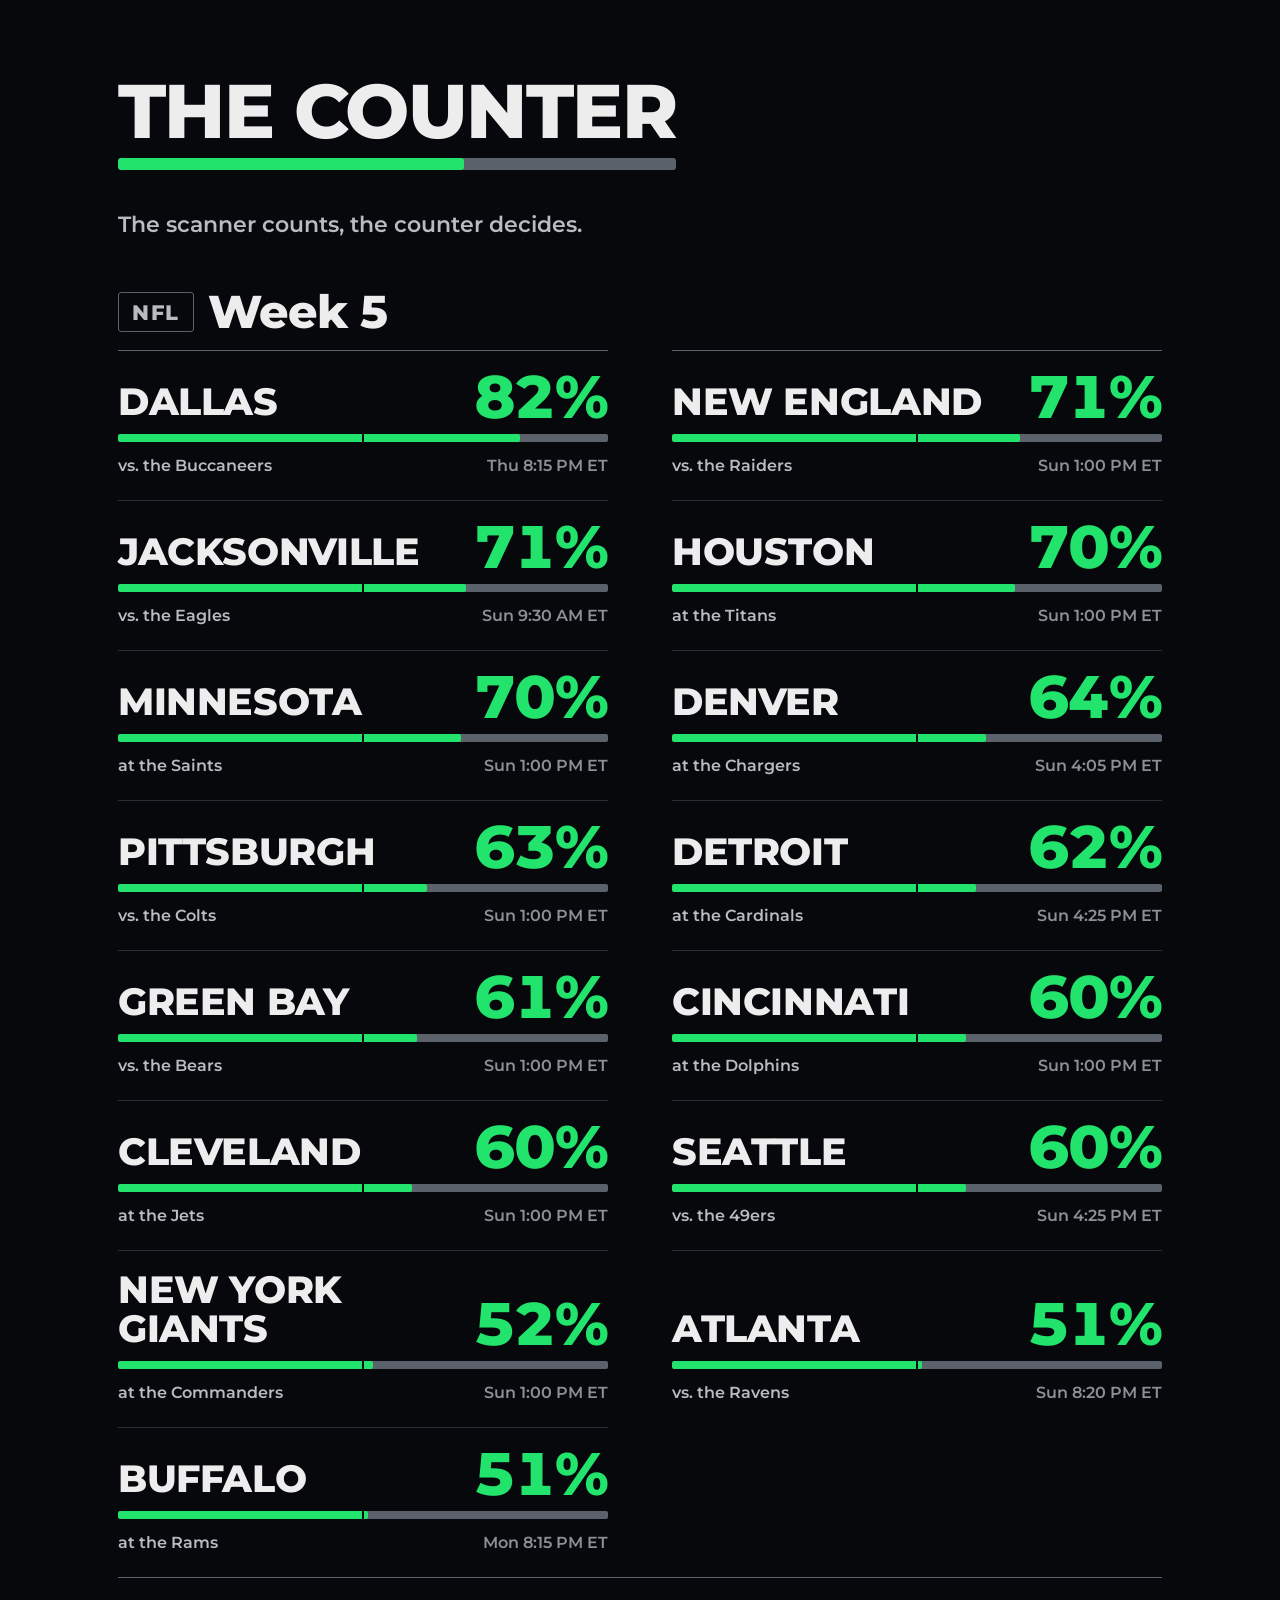
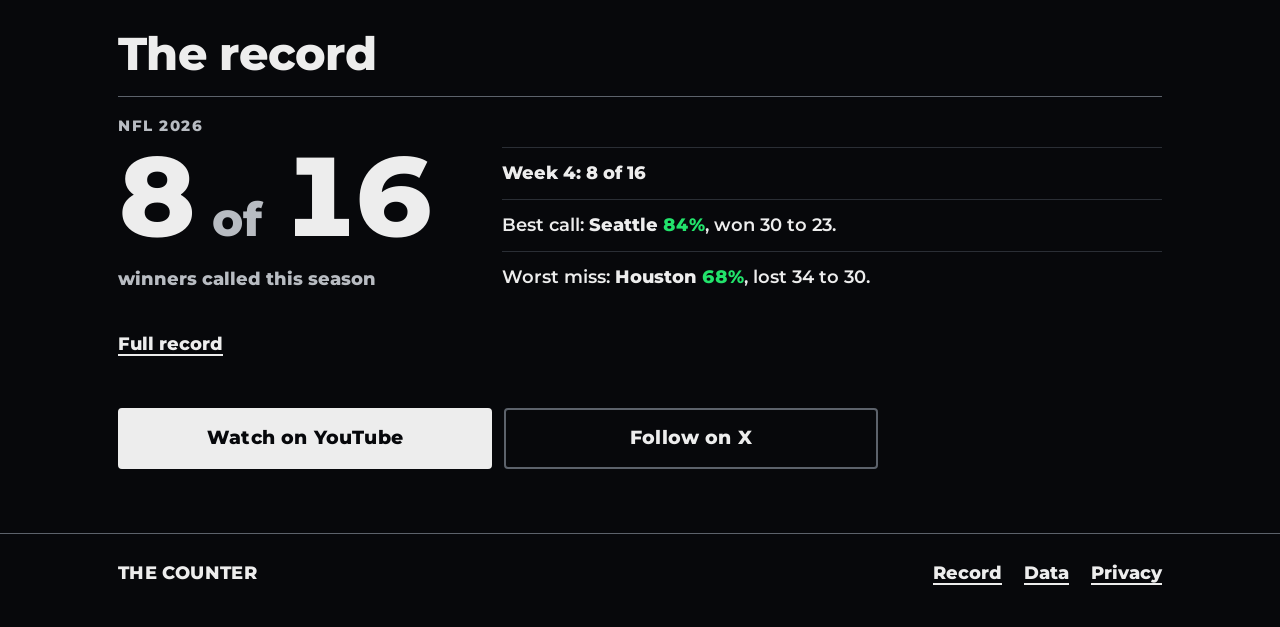
<file: index.html>
<!doctype html>
<html lang="en">
<head>
<meta charset="utf-8">
<meta name="viewport" content="width=device-width, initial-scale=1">
<title>The Counter</title>
<meta name="description" content="The scanner counts, the counter decides.">
<link rel="canonical" href="https://counterdecides.github.io/">
<meta name="color-scheme" content="dark">
<meta name="theme-color" content="#07080b">
<meta property="og:type" content="website">
<meta property="og:site_name" content="The Counter">
<meta property="og:title" content="The Counter">
<meta property="og:description" content="The scanner counts, the counter decides.">
<meta property="og:url" content="https://counterdecides.github.io/">
<meta property="og:image" content="https://counterdecides.github.io/og.png">
<meta property="og:image:width" content="1200">
<meta property="og:image:height" content="630">
<meta property="og:image:alt" content="The Counter: The scanner counts, the counter decides.">
<meta name="twitter:card" content="summary_large_image">
<meta name="twitter:site" content="@CounterDecides">
<link rel="icon" href="favicon.svg" type="image/svg+xml">
<link rel="icon" href="favicon-32.png" sizes="32x32" type="image/png">
<link rel="apple-touch-icon" href="apple-touch-icon.png">
<link rel="stylesheet" href="site.css">
</head>
<body>
<a class="skip" href="#main">Skip to the content</a>
<header class="masthead"><div class="wrap">
<h1 class="brand"><span class="wordmark">The Counter</span><span class="mark" aria-hidden="true"><span class="fill" style="--p:62%"></span></span></h1>
<p class="slogan">The scanner counts, the counter decides.</p>
</div></header>
<main id="main">
<section class="week" aria-labelledby="week-nfl"><div class="wrap">
<h2 class="head" id="week-nfl"><span class="chip">NFL</span> Week 5</h2>
<ol class="picks">
<li class="pick">
<p class="pick-line"><span class="team">Dallas</span> <span class="pct">82%</span></p>
<div class="meter" aria-hidden="true"><span class="fill" style="--p:82%;--i:0"></span></div>
<p class="pick-meta"><span class="opp">vs. the Buccaneers</span> <span class="when">Thu 8:15 PM ET</span></p>
</li>
<li class="pick">
<p class="pick-line"><span class="team">New England</span> <span class="pct">71%</span></p>
<div class="meter" aria-hidden="true"><span class="fill" style="--p:71%;--i:1"></span></div>
<p class="pick-meta"><span class="opp">vs. the Raiders</span> <span class="when">Sun 1:00 PM ET</span></p>
</li>
<li class="pick">
<p class="pick-line"><span class="team">Jacksonville</span> <span class="pct">71%</span></p>
<div class="meter" aria-hidden="true"><span class="fill" style="--p:71%;--i:2"></span></div>
<p class="pick-meta"><span class="opp">vs. the Eagles</span> <span class="when">Sun 9:30 AM ET</span></p>
</li>
<li class="pick">
<p class="pick-line"><span class="team">Houston</span> <span class="pct">70%</span></p>
<div class="meter" aria-hidden="true"><span class="fill" style="--p:70%;--i:3"></span></div>
<p class="pick-meta"><span class="opp">at the Titans</span> <span class="when">Sun 1:00 PM ET</span></p>
</li>
<li class="pick">
<p class="pick-line"><span class="team">Minnesota</span> <span class="pct">70%</span></p>
<div class="meter" aria-hidden="true"><span class="fill" style="--p:70%;--i:4"></span></div>
<p class="pick-meta"><span class="opp">at the Saints</span> <span class="when">Sun 1:00 PM ET</span></p>
</li>
<li class="pick">
<p class="pick-line"><span class="team">Denver</span> <span class="pct">64%</span></p>
<div class="meter" aria-hidden="true"><span class="fill" style="--p:64%;--i:5"></span></div>
<p class="pick-meta"><span class="opp">at the Chargers</span> <span class="when">Sun 4:05 PM ET</span></p>
</li>
<li class="pick">
<p class="pick-line"><span class="team">Pittsburgh</span> <span class="pct">63%</span></p>
<div class="meter" aria-hidden="true"><span class="fill" style="--p:63%;--i:6"></span></div>
<p class="pick-meta"><span class="opp">vs. the Colts</span> <span class="when">Sun 1:00 PM ET</span></p>
</li>
<li class="pick">
<p class="pick-line"><span class="team">Detroit</span> <span class="pct">62%</span></p>
<div class="meter" aria-hidden="true"><span class="fill" style="--p:62%;--i:7"></span></div>
<p class="pick-meta"><span class="opp">at the Cardinals</span> <span class="when">Sun 4:25 PM ET</span></p>
</li>
<li class="pick">
<p class="pick-line"><span class="team">Green Bay</span> <span class="pct">61%</span></p>
<div class="meter" aria-hidden="true"><span class="fill" style="--p:61%;--i:8"></span></div>
<p class="pick-meta"><span class="opp">vs. the Bears</span> <span class="when">Sun 1:00 PM ET</span></p>
</li>
<li class="pick">
<p class="pick-line"><span class="team">Cincinnati</span> <span class="pct">60%</span></p>
<div class="meter" aria-hidden="true"><span class="fill" style="--p:60%;--i:9"></span></div>
<p class="pick-meta"><span class="opp">at the Dolphins</span> <span class="when">Sun 1:00 PM ET</span></p>
</li>
<li class="pick">
<p class="pick-line"><span class="team">Cleveland</span> <span class="pct">60%</span></p>
<div class="meter" aria-hidden="true"><span class="fill" style="--p:60%;--i:10"></span></div>
<p class="pick-meta"><span class="opp">at the Jets</span> <span class="when">Sun 1:00 PM ET</span></p>
</li>
<li class="pick">
<p class="pick-line"><span class="team">Seattle</span> <span class="pct">60%</span></p>
<div class="meter" aria-hidden="true"><span class="fill" style="--p:60%;--i:11"></span></div>
<p class="pick-meta"><span class="opp">vs. the 49ers</span> <span class="when">Sun 4:25 PM ET</span></p>
</li>
<li class="pick">
<p class="pick-line"><span class="team">New York Giants</span> <span class="pct">52%</span></p>
<div class="meter" aria-hidden="true"><span class="fill" style="--p:52%;--i:12"></span></div>
<p class="pick-meta"><span class="opp">at the Commanders</span> <span class="when">Sun 1:00 PM ET</span></p>
</li>
<li class="pick">
<p class="pick-line"><span class="team">Atlanta</span> <span class="pct">51%</span></p>
<div class="meter" aria-hidden="true"><span class="fill" style="--p:51%;--i:13"></span></div>
<p class="pick-meta"><span class="opp">vs. the Ravens</span> <span class="when">Sun 8:20 PM ET</span></p>
</li>
<li class="pick">
<p class="pick-line"><span class="team">Buffalo</span> <span class="pct">51%</span></p>
<div class="meter" aria-hidden="true"><span class="fill" style="--p:51%;--i:14"></span></div>
<p class="pick-meta"><span class="opp">at the Rams</span> <span class="when">Mon 8:15 PM ET</span></p>
</li>
</ol>
</div></section>
<section class="record" aria-labelledby="record"><div class="wrap">
<h2 class="section-title" id="record">The record</h2>
<div class="league"><h3 class="league-name">NFL 2026</h3>
<p class="big">8<span class="of"> of </span>16</p>
<p class="big-label">winners called this season</p>
<ul class="lines"><li class="wkline">Week 4: 8 of 16</li><li>Best call: <b>Seattle</b> <span class="pct">84%</span>, won 30 to 23.</li><li>Worst miss: <b>Houston</b> <span class="pct">68%</span>, lost 34 to 30.</li></ul>
</div>
<a class="more" href="record.html">Full record</a>
</div></section>
<section class="follow" aria-label="Follow"><div class="wrap"><div class="buttons">
<a class="btn" href="https://www.youtube.com/@CounterDecides">Watch on YouTube</a>
<a class="btn alt" href="https://x.com/CounterDecides">Follow on X</a>
</div></div></section>
</main>
<footer class="foot"><div class="wrap">
<p class="foot-name">The Counter</p>
<nav aria-label="Site"><a href="record.html">Record</a><a href="data.html">Data</a><a href="privacy.html">Privacy</a></nav>
</div></footer>
</body>
</html>
</file>
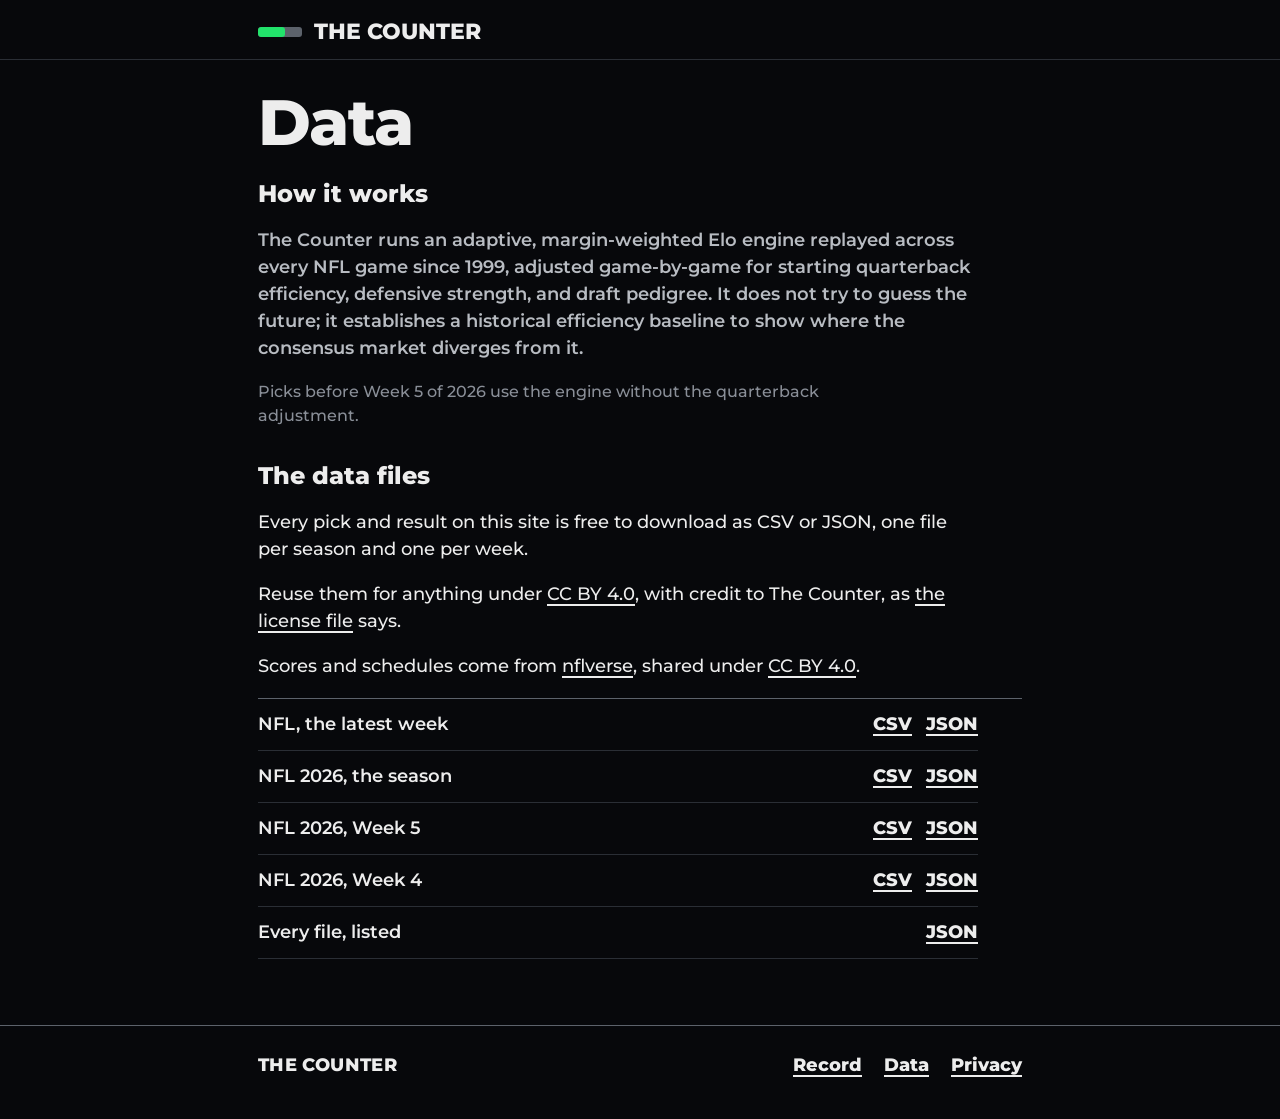
<file: data.html>
<!doctype html>
<html lang="en">
<head>
<meta charset="utf-8">
<meta name="viewport" content="width=device-width, initial-scale=1">
<title>Data | The Counter</title>
<meta name="description" content="How it works, and every pick and result from The Counter as CSV and JSON files, free to reuse under CC BY 4.0.">
<link rel="canonical" href="https://counterdecides.github.io/data.html">
<meta name="color-scheme" content="dark">
<meta name="theme-color" content="#07080b">
<meta property="og:type" content="website">
<meta property="og:site_name" content="The Counter">
<meta property="og:title" content="Data | The Counter">
<meta property="og:description" content="How it works, and every pick and result from The Counter as CSV and JSON files, free to reuse under CC BY 4.0.">
<meta property="og:url" content="https://counterdecides.github.io/data.html">
<meta property="og:image" content="https://counterdecides.github.io/og.png">
<meta property="og:image:width" content="1200">
<meta property="og:image:height" content="630">
<meta property="og:image:alt" content="The Counter: The scanner counts, the counter decides.">
<meta name="twitter:card" content="summary_large_image">
<meta name="twitter:site" content="@CounterDecides">
<link rel="icon" href="favicon.svg" type="image/svg+xml">
<link rel="icon" href="favicon-32.png" sizes="32x32" type="image/png">
<link rel="apple-touch-icon" href="apple-touch-icon.png">
<link rel="stylesheet" href="site.css">
</head>
<body class="narrow">
<a class="skip" href="#main">Skip to the content</a>
<header class="topbar"><div class="wrap"><a class="brand" href="index.html"><span class="mark" aria-hidden="true"><span class="fill" style="--p:62%"></span></span><span class="wordmark">The Counter</span></a></div></header>
<main id="main" class="page"><div class="wrap">
<h1>Data</h1>
<section class="how" aria-labelledby="how">
<h2 id="how">How it works</h2>
<p>The Counter runs an adaptive, margin-weighted Elo engine replayed across every NFL game since 1999, adjusted game-by-game for starting quarterback efficiency, defensive strength, and draft pedigree. It does not try to guess the future; it establishes a historical efficiency baseline to show where the consensus market diverges from it.</p>
<p class="how-note">Picks before Week 5 of 2026 use the engine without the quarterback adjustment.</p>
</section>
<h2 id="files">The data files</h2>
<div class="prose">
<p>Every pick and result on this site is free to download as CSV or JSON, one file per season and one per week.</p>
<p>Reuse them for anything under <a href="https://creativecommons.org/licenses/by/4.0/">CC BY 4.0</a>, with credit to The Counter, as <a href="data/LICENSE.md">the license file</a> says.</p>
<p>Scores and schedules come from <a href="https://github.com/nflverse">nflverse</a>, shared under <a href="https://creativecommons.org/licenses/by/4.0/">CC BY 4.0</a>.</p>
</div>
<ul class="files"><li><span>NFL, the latest week</span><span class="links"><a href="data/nfl/latest.csv">CSV</a><a href="data/nfl/latest.json">JSON</a></span></li><li><span>NFL 2026, the season</span><span class="links"><a href="data/nfl/2026.csv">CSV</a><a href="data/nfl/2026.json">JSON</a></span></li><li><span>NFL 2026, Week 5</span><span class="links"><a href="data/nfl/2026_wk05.csv">CSV</a><a href="data/nfl/2026_wk05.json">JSON</a></span></li><li><span>NFL 2026, Week 4</span><span class="links"><a href="data/nfl/2026_wk04.csv">CSV</a><a href="data/nfl/2026_wk04.json">JSON</a></span></li><li><span>Every file, listed</span><span class="links"><a href="data/index.json">JSON</a></span></li></ul>
</div></main>
<footer class="foot"><div class="wrap">
<p class="foot-name">The Counter</p>
<nav aria-label="Site"><a href="record.html">Record</a><a href="data.html">Data</a><a href="privacy.html">Privacy</a></nav>
</div></footer>
</body>
</html>
</file>
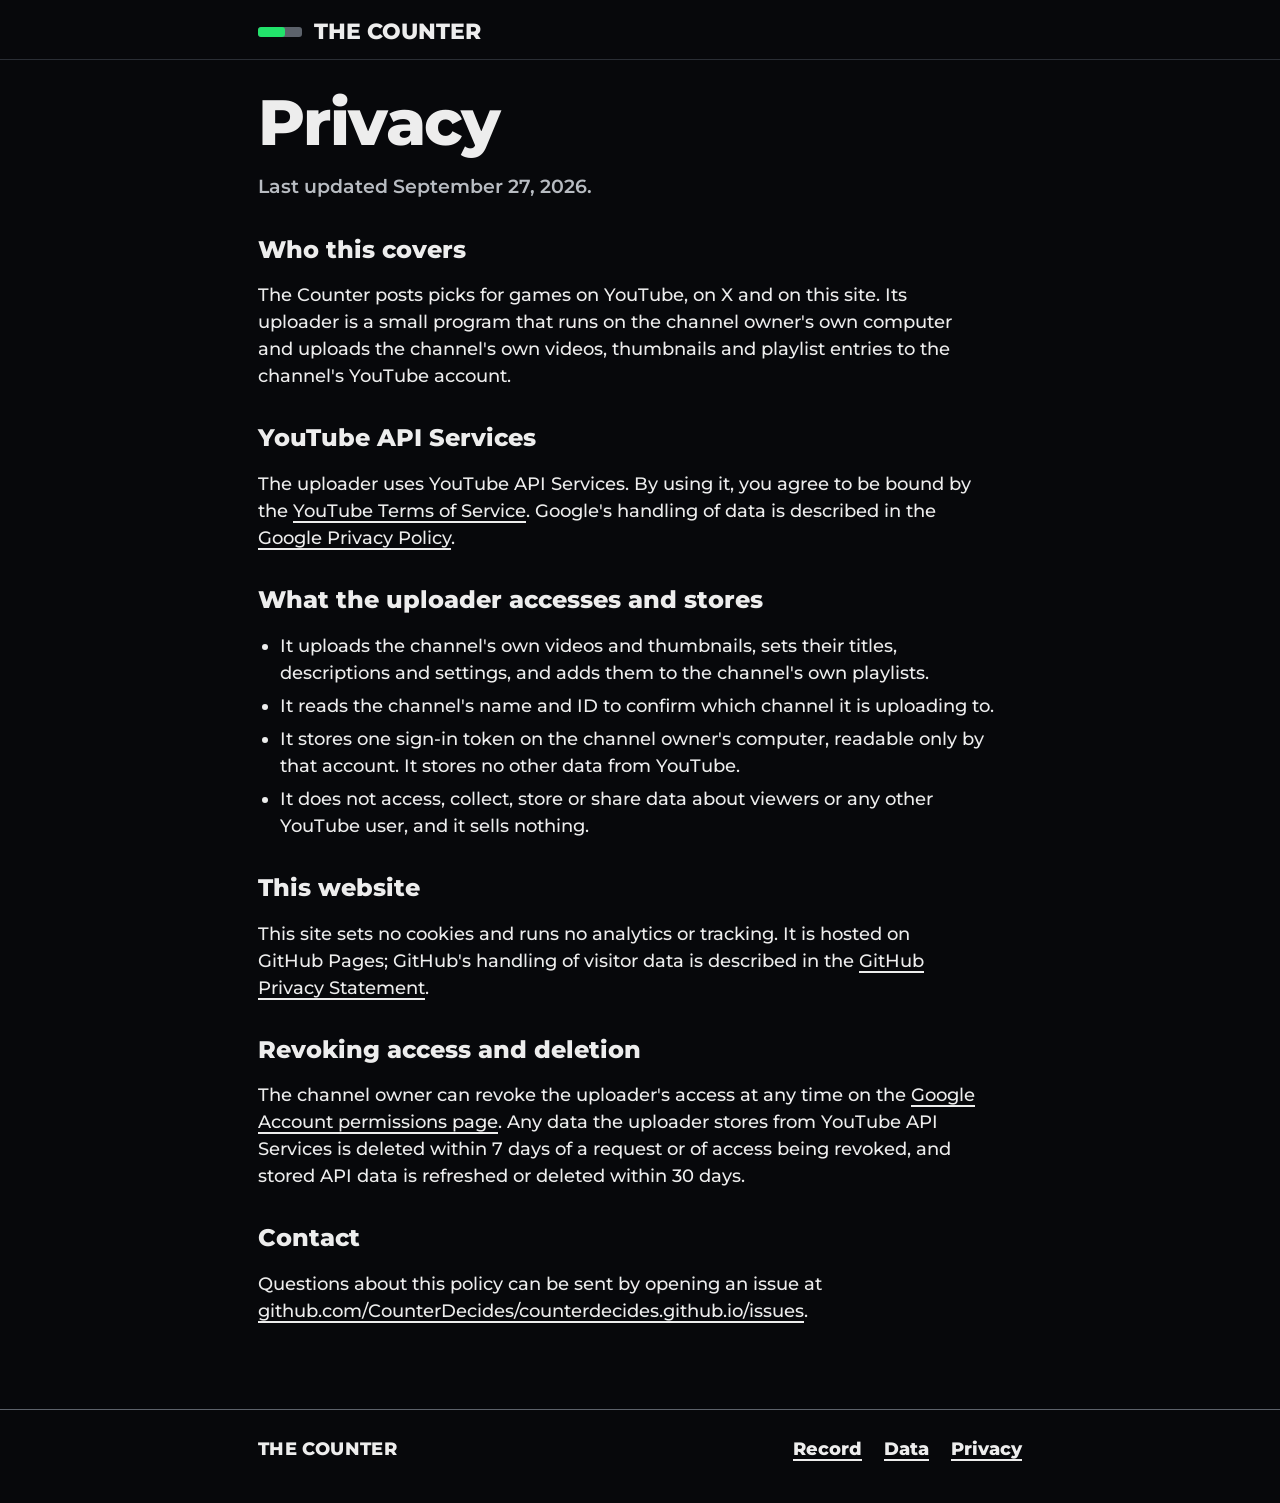
<file: privacy.html>
<!doctype html>
<html lang="en">
<head>
<meta charset="utf-8">
<meta name="viewport" content="width=device-width, initial-scale=1">
<title>Privacy | The Counter</title>
<meta name="description" content="Privacy policy for The Counter&#x27;s website and its YouTube uploader.">
<link rel="canonical" href="https://counterdecides.github.io/privacy.html">
<meta name="color-scheme" content="dark">
<meta name="theme-color" content="#07080b">
<meta property="og:type" content="website">
<meta property="og:site_name" content="The Counter">
<meta property="og:title" content="Privacy | The Counter">
<meta property="og:description" content="Privacy policy for The Counter&#x27;s website and its YouTube uploader.">
<meta property="og:url" content="https://counterdecides.github.io/privacy.html">
<meta property="og:image" content="https://counterdecides.github.io/og.png">
<meta property="og:image:width" content="1200">
<meta property="og:image:height" content="630">
<meta property="og:image:alt" content="The Counter: The scanner counts, the counter decides.">
<meta name="twitter:card" content="summary_large_image">
<meta name="twitter:site" content="@CounterDecides">
<link rel="icon" href="favicon.svg" type="image/svg+xml">
<link rel="icon" href="favicon-32.png" sizes="32x32" type="image/png">
<link rel="apple-touch-icon" href="apple-touch-icon.png">
<link rel="stylesheet" href="site.css">
</head>
<body class="narrow">
<a class="skip" href="#main">Skip to the content</a>
<header class="topbar"><div class="wrap"><a class="brand" href="index.html"><span class="mark" aria-hidden="true"><span class="fill" style="--p:62%"></span></span><span class="wordmark">The Counter</span></a></div></header>
<main id="main" class="page"><div class="wrap">
<h1>Privacy</h1>
<div class="prose">
<p class="intro">Last updated September 27, 2026.</p>
<h2>Who this covers</h2>
<p>The Counter posts picks for games on YouTube, on X and on this site. Its uploader is a small program that runs on the channel owner's own computer and uploads the channel's own videos, thumbnails and playlist entries to the channel's YouTube account.</p>
<h2>YouTube API Services</h2>
<p>The uploader uses YouTube API Services. By using it, you agree to be bound by the <a href="https://www.youtube.com/t/terms">YouTube Terms of Service</a>. Google's handling of data is described in the <a href="https://policies.google.com/privacy">Google Privacy Policy</a>.</p>
<h2>What the uploader accesses and stores</h2>
<ul>
<li>It uploads the channel's own videos and thumbnails, sets their titles, descriptions and settings, and adds them to the channel's own playlists.</li>
<li>It reads the channel's name and ID to confirm which channel it is uploading to.</li>
<li>It stores one sign-in token on the channel owner's computer, readable only by that account. It stores no other data from YouTube.</li>
<li>It does not access, collect, store or share data about viewers or any other YouTube user, and it sells nothing.</li>
</ul>
<h2>This website</h2>
<p>This site sets no cookies and runs no analytics or tracking. It is hosted on GitHub Pages; GitHub's handling of visitor data is described in the <a href="https://docs.github.com/en/site-policy/privacy-policies/github-general-privacy-statement">GitHub Privacy Statement</a>.</p>
<h2>Revoking access and deletion</h2>
<p>The channel owner can revoke the uploader's access at any time on the <a href="https://myaccount.google.com/permissions">Google Account permissions page</a>. Any data the uploader stores from YouTube API Services is deleted within 7 days of a request or of access being revoked, and stored API data is refreshed or deleted within 30 days.</p>
<h2>Contact</h2>
<p>Questions about this policy can be sent by opening an issue at <a href="https://github.com/CounterDecides/counterdecides.github.io/issues">github.com/CounterDecides/counterdecides.github.io/issues</a>.</p>
</div>
</div></main>
<footer class="foot"><div class="wrap">
<p class="foot-name">The Counter</p>
<nav aria-label="Site"><a href="record.html">Record</a><a href="data.html">Data</a><a href="privacy.html">Privacy</a></nav>
</div></footer>
</body>
</html>
</file>
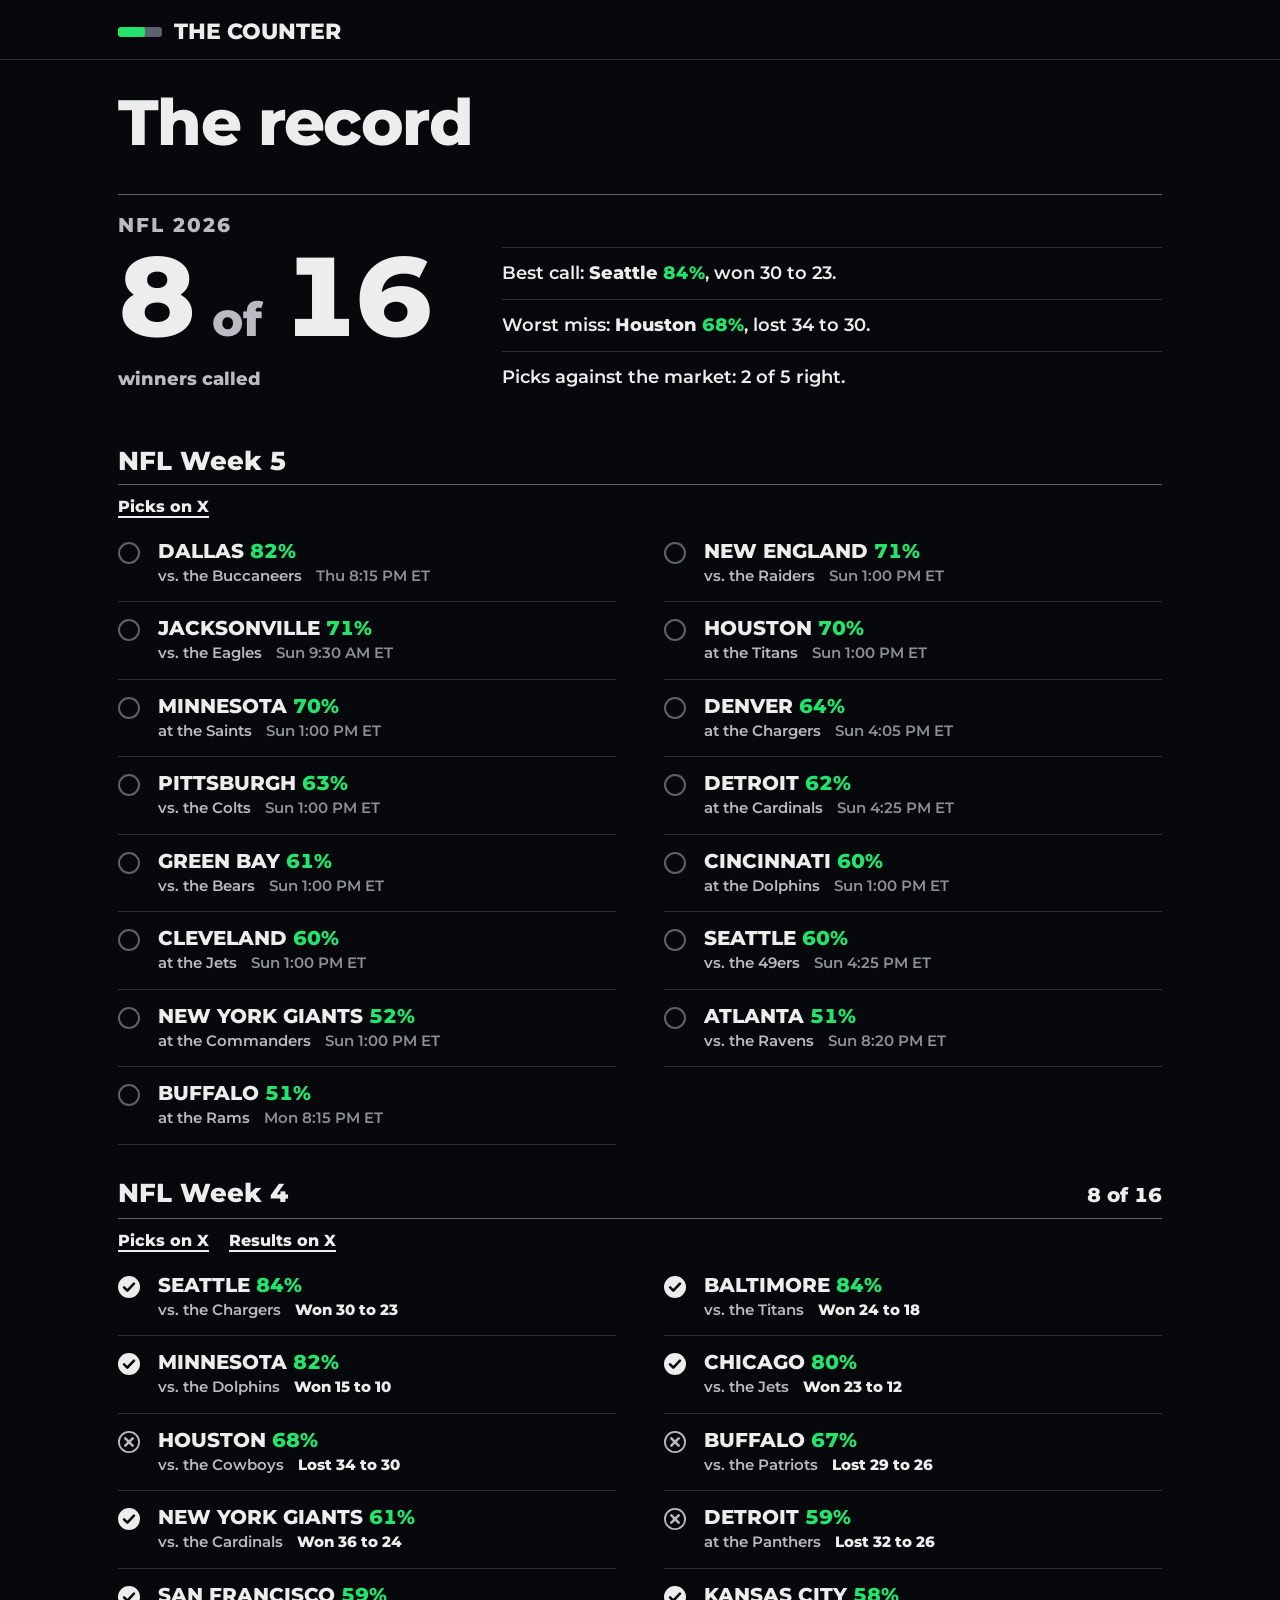
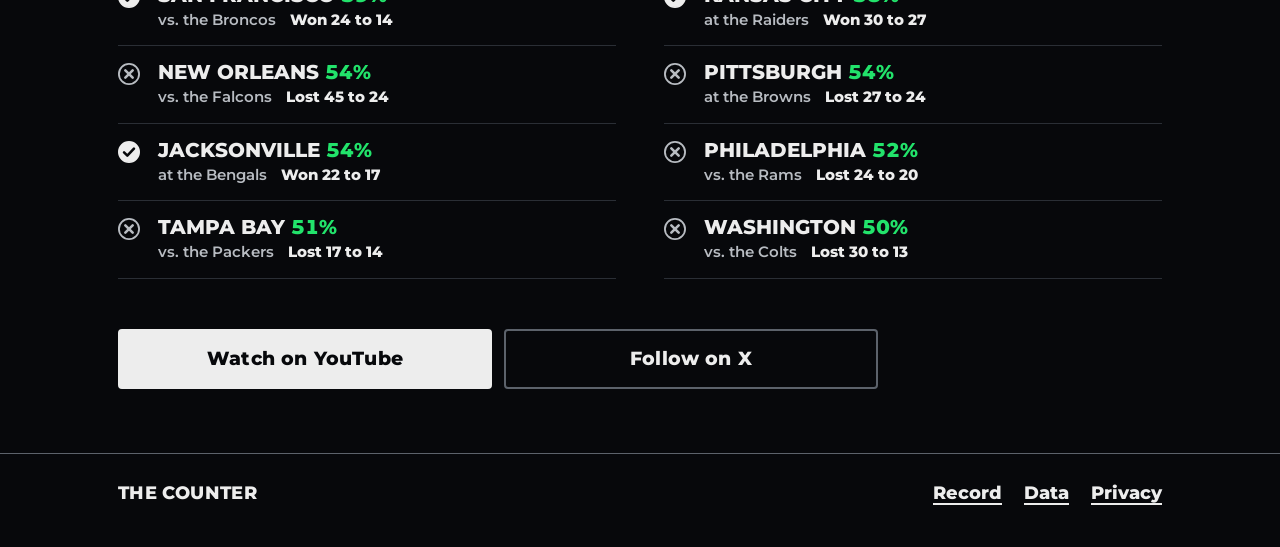
<file: record.html>
<!doctype html>
<html lang="en">
<head>
<meta charset="utf-8">
<meta name="viewport" content="width=device-width, initial-scale=1">
<title>The record | The Counter</title>
<meta name="description" content="Every pick The Counter has made, with the final score and whether it hit.">
<link rel="canonical" href="https://counterdecides.github.io/record.html">
<meta name="color-scheme" content="dark">
<meta name="theme-color" content="#07080b">
<meta property="og:type" content="website">
<meta property="og:site_name" content="The Counter">
<meta property="og:title" content="The record | The Counter">
<meta property="og:description" content="Every pick The Counter has made, with the final score and whether it hit.">
<meta property="og:url" content="https://counterdecides.github.io/record.html">
<meta property="og:image" content="https://counterdecides.github.io/og.png">
<meta property="og:image:width" content="1200">
<meta property="og:image:height" content="630">
<meta property="og:image:alt" content="The Counter: The scanner counts, the counter decides.">
<meta name="twitter:card" content="summary_large_image">
<meta name="twitter:site" content="@CounterDecides">
<link rel="icon" href="favicon.svg" type="image/svg+xml">
<link rel="icon" href="favicon-32.png" sizes="32x32" type="image/png">
<link rel="apple-touch-icon" href="apple-touch-icon.png">
<link rel="stylesheet" href="site.css">
</head>
<body>
<a class="skip" href="#main">Skip to the content</a>
<header class="topbar"><div class="wrap"><a class="brand" href="index.html"><span class="mark" aria-hidden="true"><span class="fill" style="--p:62%"></span></span><span class="wordmark">The Counter</span></a></div></header>
<main id="main" class="page"><div class="wrap">
<h1>The record</h1>
<section class="season" aria-labelledby="nfl-2026"><div class="league">
<h2 class="league-name" id="nfl-2026">NFL 2026</h2>
<p class="big">8<span class="of"> of </span>16</p>
<p class="big-label">winners called</p>
<ul class="lines"><li>Best call: <b>Seattle</b> <span class="pct">84%</span>, won 30 to 23.</li><li>Worst miss: <b>Houston</b> <span class="pct">68%</span>, lost 34 to 30.</li><li>Picks against the market: 2 of 5 right.</li></ul>
</div>
<section class="wk" aria-labelledby="nfl-2026-5">
<div class="wk-head"><h3 id="nfl-2026-5">NFL Week 5</h3></div>
<p class="wk-links"><a href="https://x.com/CounterDecides/status/2107644607278305368">Picks on X</a></p>
<ol class="games"><li class="game"><span class="dot" aria-hidden="true"></span><span class="game-pick"><span class="t">Dallas</span> <span class="pct">82%</span></span><span class="game-meta"><span>vs. the Buccaneers</span> <span class="r quiet">Thu 8:15 PM ET</span></span></li><li class="game"><span class="dot" aria-hidden="true"></span><span class="game-pick"><span class="t">New England</span> <span class="pct">71%</span></span><span class="game-meta"><span>vs. the Raiders</span> <span class="r quiet">Sun 1:00 PM ET</span></span></li><li class="game"><span class="dot" aria-hidden="true"></span><span class="game-pick"><span class="t">Jacksonville</span> <span class="pct">71%</span></span><span class="game-meta"><span>vs. the Eagles</span> <span class="r quiet">Sun 9:30 AM ET</span></span></li><li class="game"><span class="dot" aria-hidden="true"></span><span class="game-pick"><span class="t">Houston</span> <span class="pct">70%</span></span><span class="game-meta"><span>at the Titans</span> <span class="r quiet">Sun 1:00 PM ET</span></span></li><li class="game"><span class="dot" aria-hidden="true"></span><span class="game-pick"><span class="t">Minnesota</span> <span class="pct">70%</span></span><span class="game-meta"><span>at the Saints</span> <span class="r quiet">Sun 1:00 PM ET</span></span></li><li class="game"><span class="dot" aria-hidden="true"></span><span class="game-pick"><span class="t">Denver</span> <span class="pct">64%</span></span><span class="game-meta"><span>at the Chargers</span> <span class="r quiet">Sun 4:05 PM ET</span></span></li><li class="game"><span class="dot" aria-hidden="true"></span><span class="game-pick"><span class="t">Pittsburgh</span> <span class="pct">63%</span></span><span class="game-meta"><span>vs. the Colts</span> <span class="r quiet">Sun 1:00 PM ET</span></span></li><li class="game"><span class="dot" aria-hidden="true"></span><span class="game-pick"><span class="t">Detroit</span> <span class="pct">62%</span></span><span class="game-meta"><span>at the Cardinals</span> <span class="r quiet">Sun 4:25 PM ET</span></span></li><li class="game"><span class="dot" aria-hidden="true"></span><span class="game-pick"><span class="t">Green Bay</span> <span class="pct">61%</span></span><span class="game-meta"><span>vs. the Bears</span> <span class="r quiet">Sun 1:00 PM ET</span></span></li><li class="game"><span class="dot" aria-hidden="true"></span><span class="game-pick"><span class="t">Cincinnati</span> <span class="pct">60%</span></span><span class="game-meta"><span>at the Dolphins</span> <span class="r quiet">Sun 1:00 PM ET</span></span></li><li class="game"><span class="dot" aria-hidden="true"></span><span class="game-pick"><span class="t">Cleveland</span> <span class="pct">60%</span></span><span class="game-meta"><span>at the Jets</span> <span class="r quiet">Sun 1:00 PM ET</span></span></li><li class="game"><span class="dot" aria-hidden="true"></span><span class="game-pick"><span class="t">Seattle</span> <span class="pct">60%</span></span><span class="game-meta"><span>vs. the 49ers</span> <span class="r quiet">Sun 4:25 PM ET</span></span></li><li class="game"><span class="dot" aria-hidden="true"></span><span class="game-pick"><span class="t">New York Giants</span> <span class="pct">52%</span></span><span class="game-meta"><span>at the Commanders</span> <span class="r quiet">Sun 1:00 PM ET</span></span></li><li class="game"><span class="dot" aria-hidden="true"></span><span class="game-pick"><span class="t">Atlanta</span> <span class="pct">51%</span></span><span class="game-meta"><span>vs. the Ravens</span> <span class="r quiet">Sun 8:20 PM ET</span></span></li><li class="game"><span class="dot" aria-hidden="true"></span><span class="game-pick"><span class="t">Buffalo</span> <span class="pct">51%</span></span><span class="game-meta"><span>at the Rams</span> <span class="r quiet">Mon 8:15 PM ET</span></span></li></ol>
</section>
<section class="wk" aria-labelledby="nfl-2026-4">
<div class="wk-head"><h3 id="nfl-2026-4">NFL Week 4</h3><span class="wk-rec">8 of 16</span></div>
<p class="wk-links"><a href="https://x.com/CounterDecides/status/2105100518678728967">Picks on X</a><a href="https://x.com/CounterDecides/status/2107644602329059797">Results on X</a></p>
<ol class="games"><li class="game"><svg class="mk hit" viewBox="0 0 24 24" aria-hidden="true" focusable="false"><circle cx="12" cy="12" r="11"/><path d="M6.6 12.4l3.6 3.6 7.2-7.6"/></svg><span class="game-pick"><span class="t">Seattle</span> <span class="pct">84%</span></span><span class="game-meta"><span>vs. the Chargers</span> <span class="r"><span class="sr">Hit. </span>Won 30 to 23</span></span></li><li class="game"><svg class="mk hit" viewBox="0 0 24 24" aria-hidden="true" focusable="false"><circle cx="12" cy="12" r="11"/><path d="M6.6 12.4l3.6 3.6 7.2-7.6"/></svg><span class="game-pick"><span class="t">Baltimore</span> <span class="pct">84%</span></span><span class="game-meta"><span>vs. the Titans</span> <span class="r"><span class="sr">Hit. </span>Won 24 to 18</span></span></li><li class="game"><svg class="mk hit" viewBox="0 0 24 24" aria-hidden="true" focusable="false"><circle cx="12" cy="12" r="11"/><path d="M6.6 12.4l3.6 3.6 7.2-7.6"/></svg><span class="game-pick"><span class="t">Minnesota</span> <span class="pct">82%</span></span><span class="game-meta"><span>vs. the Dolphins</span> <span class="r"><span class="sr">Hit. </span>Won 15 to 10</span></span></li><li class="game"><svg class="mk hit" viewBox="0 0 24 24" aria-hidden="true" focusable="false"><circle cx="12" cy="12" r="11"/><path d="M6.6 12.4l3.6 3.6 7.2-7.6"/></svg><span class="game-pick"><span class="t">Chicago</span> <span class="pct">80%</span></span><span class="game-meta"><span>vs. the Jets</span> <span class="r"><span class="sr">Hit. </span>Won 23 to 12</span></span></li><li class="game"><svg class="mk miss" viewBox="0 0 24 24" aria-hidden="true" focusable="false"><circle cx="12" cy="12" r="11"/><path d="M8 8l8 8M16 8l-8 8"/></svg><span class="game-pick"><span class="t">Houston</span> <span class="pct">68%</span></span><span class="game-meta"><span>vs. the Cowboys</span> <span class="r"><span class="sr">Miss. </span>Lost 34 to 30</span></span></li><li class="game"><svg class="mk miss" viewBox="0 0 24 24" aria-hidden="true" focusable="false"><circle cx="12" cy="12" r="11"/><path d="M8 8l8 8M16 8l-8 8"/></svg><span class="game-pick"><span class="t">Buffalo</span> <span class="pct">67%</span></span><span class="game-meta"><span>vs. the Patriots</span> <span class="r"><span class="sr">Miss. </span>Lost 29 to 26</span></span></li><li class="game"><svg class="mk hit" viewBox="0 0 24 24" aria-hidden="true" focusable="false"><circle cx="12" cy="12" r="11"/><path d="M6.6 12.4l3.6 3.6 7.2-7.6"/></svg><span class="game-pick"><span class="t">New York Giants</span> <span class="pct">61%</span></span><span class="game-meta"><span>vs. the Cardinals</span> <span class="r"><span class="sr">Hit. </span>Won 36 to 24</span></span></li><li class="game"><svg class="mk miss" viewBox="0 0 24 24" aria-hidden="true" focusable="false"><circle cx="12" cy="12" r="11"/><path d="M8 8l8 8M16 8l-8 8"/></svg><span class="game-pick"><span class="t">Detroit</span> <span class="pct">59%</span></span><span class="game-meta"><span>at the Panthers</span> <span class="r"><span class="sr">Miss. </span>Lost 32 to 26</span></span></li><li class="game"><svg class="mk hit" viewBox="0 0 24 24" aria-hidden="true" focusable="false"><circle cx="12" cy="12" r="11"/><path d="M6.6 12.4l3.6 3.6 7.2-7.6"/></svg><span class="game-pick"><span class="t">San Francisco</span> <span class="pct">59%</span></span><span class="game-meta"><span>vs. the Broncos</span> <span class="r"><span class="sr">Hit. </span>Won 24 to 14</span></span></li><li class="game"><svg class="mk hit" viewBox="0 0 24 24" aria-hidden="true" focusable="false"><circle cx="12" cy="12" r="11"/><path d="M6.6 12.4l3.6 3.6 7.2-7.6"/></svg><span class="game-pick"><span class="t">Kansas City</span> <span class="pct">58%</span></span><span class="game-meta"><span>at the Raiders</span> <span class="r"><span class="sr">Hit. </span>Won 30 to 27</span></span></li><li class="game"><svg class="mk miss" viewBox="0 0 24 24" aria-hidden="true" focusable="false"><circle cx="12" cy="12" r="11"/><path d="M8 8l8 8M16 8l-8 8"/></svg><span class="game-pick"><span class="t">New Orleans</span> <span class="pct">54%</span></span><span class="game-meta"><span>vs. the Falcons</span> <span class="r"><span class="sr">Miss. </span>Lost 45 to 24</span></span></li><li class="game"><svg class="mk miss" viewBox="0 0 24 24" aria-hidden="true" focusable="false"><circle cx="12" cy="12" r="11"/><path d="M8 8l8 8M16 8l-8 8"/></svg><span class="game-pick"><span class="t">Pittsburgh</span> <span class="pct">54%</span></span><span class="game-meta"><span>at the Browns</span> <span class="r"><span class="sr">Miss. </span>Lost 27 to 24</span></span></li><li class="game"><svg class="mk hit" viewBox="0 0 24 24" aria-hidden="true" focusable="false"><circle cx="12" cy="12" r="11"/><path d="M6.6 12.4l3.6 3.6 7.2-7.6"/></svg><span class="game-pick"><span class="t">Jacksonville</span> <span class="pct">54%</span></span><span class="game-meta"><span>at the Bengals</span> <span class="r"><span class="sr">Hit. </span>Won 22 to 17</span></span></li><li class="game"><svg class="mk miss" viewBox="0 0 24 24" aria-hidden="true" focusable="false"><circle cx="12" cy="12" r="11"/><path d="M8 8l8 8M16 8l-8 8"/></svg><span class="game-pick"><span class="t">Philadelphia</span> <span class="pct">52%</span></span><span class="game-meta"><span>vs. the Rams</span> <span class="r"><span class="sr">Miss. </span>Lost 24 to 20</span></span></li><li class="game"><svg class="mk miss" viewBox="0 0 24 24" aria-hidden="true" focusable="false"><circle cx="12" cy="12" r="11"/><path d="M8 8l8 8M16 8l-8 8"/></svg><span class="game-pick"><span class="t">Tampa Bay</span> <span class="pct">51%</span></span><span class="game-meta"><span>vs. the Packers</span> <span class="r"><span class="sr">Miss. </span>Lost 17 to 14</span></span></li><li class="game"><svg class="mk miss" viewBox="0 0 24 24" aria-hidden="true" focusable="false"><circle cx="12" cy="12" r="11"/><path d="M8 8l8 8M16 8l-8 8"/></svg><span class="game-pick"><span class="t">Washington</span> <span class="pct">50%</span></span><span class="game-meta"><span>vs. the Colts</span> <span class="r"><span class="sr">Miss. </span>Lost 30 to 13</span></span></li></ol>
</section>
</section>
</div></main>
<section class="follow" aria-label="Follow"><div class="wrap"><div class="buttons">
<a class="btn" href="https://www.youtube.com/@CounterDecides">Watch on YouTube</a>
<a class="btn alt" href="https://x.com/CounterDecides">Follow on X</a>
</div></div></section>
<footer class="foot"><div class="wrap">
<p class="foot-name">The Counter</p>
<nav aria-label="Site"><a href="record.html">Record</a><a href="data.html">Data</a><a href="privacy.html">Privacy</a></nav>
</div></footer>
</body>
</html>
</file>
<file: site.css>
/* The Counter: one stylesheet for every page. The MATRIX tokens (Tom, Sep 28, 2026: carbon, off-white, grays and
   one electric green) are written in by site/build_site.py from branding/src/brand.py; no other color appears here.
   Dark only. Ration the green: it colors the pick percents (.pct), the bar fills (.fill, the brand mark's too) and
   link focus, and nothing else. Headlines and names are off-white, labels gray, rules the gray track or the dim
   rule. Mobile first: phones get the base rules, wider screens the media query at the end. */
:root{color-scheme:dark;--bg:#07080b;--raised:#111318;--ink:#ededed;--ink2:#b8bcc2;--muted:#8a8f98;--grid:#15181d;--rule:#2a2e35;--track:#5c626b;--accent:#22e36b;--neg:#b8bcc2}
@font-face{font-family:"Montserrat";src:url("fonts/Montserrat-Medium.woff") format("woff");font-weight:500;font-style:normal;font-display:swap}
@font-face{font-family:"Montserrat";src:url("fonts/Montserrat-SemiBold.woff") format("woff");font-weight:600;font-style:normal;font-display:swap}
@font-face{font-family:"Montserrat";src:url("fonts/Montserrat-ExtraBold.woff") format("woff");font-weight:800;font-style:normal;font-display:swap}

*,*::before,*::after{box-sizing:border-box}
html{-webkit-text-size-adjust:100%;text-size-adjust:100%}
body{margin:0;background:var(--bg);color:var(--ink);font-family:"Montserrat",system-ui,-apple-system,"Segoe UI",Roboto,Arial,sans-serif;font-weight:500;font-size:17px;line-height:1.5}
.wrap{max-width:760px;margin:0 auto;padding:0 20px}
a{color:inherit;text-decoration-thickness:2px;text-underline-offset:4px}
a:hover{text-decoration-thickness:3px}
:focus-visible{outline:3px solid var(--accent);outline-offset:3px;border-radius:2px}
.sr{position:absolute;width:1px;height:1px;padding:0;margin:-1px;overflow:hidden;clip:rect(0 0 0 0);white-space:nowrap;border:0}
.skip{position:absolute;left:12px;top:-60px;background:var(--ink);color:var(--bg);padding:10px 14px;font-weight:800;z-index:10}
.skip:focus{top:12px}

/* the preview band: only on the owner's local preview, never on the public site */
.preview-band{background:var(--ink);color:var(--bg);font-weight:800;text-align:center;padding:10px 16px;font-size:14px;letter-spacing:.08em;text-transform:uppercase}

/* the masthead */
.masthead{padding:34px 0 8px}
.brand{display:inline-flex;flex-direction:column;gap:12px;text-decoration:none;color:var(--ink)}
.wordmark{display:block;font-weight:800;font-size:clamp(40px,12.4vw,76px);line-height:.92;letter-spacing:-.02em;text-transform:uppercase;margin:0}
.mark{display:block;position:relative;height:12px;border-radius:3px;background:var(--track);overflow:hidden}
.slogan{margin:16px 0 0;font-weight:600;font-size:clamp(18px,4.8vw,22px);line-height:1.35;color:var(--ink2)}
.topbar{padding:18px 0 14px;border-bottom:1px solid var(--rule)}
.topbar .brand{flex-direction:row;align-items:center;gap:12px}
.topbar .wordmark{font-size:22px;line-height:1;letter-spacing:0}
.topbar .mark{width:44px;height:10px;border-radius:3px}


/* bars: the pick's percent, and the brand mark: the green fill on the gray track, squared-off ends. They fill once
   on load. */
.meter{position:relative;height:8px;border-radius:2px;background:var(--track);overflow:hidden}
.meter::after{content:"";position:absolute;left:50%;top:0;bottom:0;width:2px;margin-left:-1px;background:var(--bg)}
.fill{display:block;height:100%;width:var(--p,62%);background:var(--accent);border-radius:inherit;transform-origin:left center;animation:fill .9s cubic-bezier(.2,.75,.2,1) both;animation-delay:calc(var(--i,0) * 60ms + 150ms)}
@keyframes fill{from{transform:scaleX(0)}to{transform:scaleX(1)}}

/* a league's week */
.week{padding:38px 0 8px}
.head{display:flex;align-items:center;flex-wrap:wrap;gap:10px 14px;margin:0 0 6px;font-weight:800;font-size:clamp(30px,8.4vw,46px);line-height:1.05;letter-spacing:-.015em}
.chip{display:inline-block;border:1px solid var(--track);color:var(--ink2);font-size:.46em;letter-spacing:.08em;padding:.42em .62em .36em;border-radius:3px;line-height:1}
.picks{list-style:none;margin:14px 0 0;padding:0;border-bottom:1px solid var(--track)}
.pick{padding:20px 0 22px;border-top:1px solid var(--rule)}
.pick:first-child{border-top:1px solid var(--track)}
.pick-line{display:flex;justify-content:space-between;align-items:flex-end;gap:14px;margin:0 0 12px}
.team{font-weight:800;font-size:clamp(25px,7.2vw,38px);line-height:1.02;text-transform:uppercase;letter-spacing:-.01em;overflow-wrap:anywhere}
.pct{color:var(--accent);font-weight:800;font-variant-numeric:tabular-nums;white-space:nowrap}
.pick-line .pct{font-size:clamp(38px,11vw,60px);line-height:.85;letter-spacing:-.02em}
.pick-meta{display:flex;justify-content:space-between;flex-wrap:wrap;gap:4px 16px;margin:12px 0 0;font-weight:600;font-size:16px;color:var(--ink2)}
.when{color:var(--muted)}
.result{display:inline-flex;align-items:center;gap:8px;font-weight:800;color:var(--ink)}
.result.quiet{color:var(--muted);font-weight:600}
/* the marks tell hit from miss by shape and fill, never by color alone: a hit is an off-white disc with a carbon
   check, a miss a light gray ring with a light gray cross, a tie a gray ring with an equals sign. No green. */
.mk{width:22px;height:22px;flex:none}
.mk circle{fill:none;stroke-width:2}
.mk path{fill:none;stroke-width:2.8;stroke-linecap:round;stroke-linejoin:round}
.mk.hit circle{fill:var(--ink);stroke:var(--ink)}
.mk.hit path{stroke:var(--bg)}
.mk.miss circle,.mk.miss path{stroke:var(--neg)}
.mk.tie circle,.mk.tie path{stroke:var(--muted)}

/* the record */
.record{padding:44px 0 10px}
.section-title{margin:0 0 18px;font-weight:800;font-size:clamp(30px,8.4vw,46px);line-height:1.05;letter-spacing:-.015em}
.league{border-top:1px solid var(--track);padding:18px 0 6px}
.league-name{margin:0;font-weight:800;font-size:15px;letter-spacing:.1em;text-transform:uppercase;color:var(--ink2)}
.big{margin:6px 0 0;font-weight:800;font-size:clamp(64px,19vw,112px);line-height:.95;letter-spacing:-.035em;font-variant-numeric:tabular-nums}
.big .of{font-size:.42em;letter-spacing:0;color:var(--ink2);margin:0 .12em}
.big-label{margin:6px 0 0;font-weight:800;font-size:18px;color:var(--ink2)}
.lines{list-style:none;margin:18px 0 0;padding:0}
.lines li{padding:12px 0;border-top:1px solid var(--rule);font-weight:600;font-size:18px}
.lines li.wkline{font-weight:800}
.lines b{font-weight:800}
.lines li,.first-line,.empty{text-wrap:pretty}
.lines .pct{font-size:1em}
.empty{margin:14px 0 0;font-weight:800;font-size:clamp(22px,6vw,30px);line-height:1.2}
.more{display:inline-block;margin:22px 0 0;font-weight:800;font-size:18px}


/* follow */
.follow{padding:40px 0 8px}
.buttons{display:flex;flex-direction:column;gap:12px}
.btn{display:flex;align-items:center;justify-content:center;min-height:58px;padding:14px 22px;border:2px solid var(--ink);border-radius:4px;background:var(--ink);color:var(--bg);font-weight:800;font-size:19px;text-decoration:none;letter-spacing:.01em}
.btn:hover{background:var(--ink2);border-color:var(--ink2)}
.btn.alt{background:transparent;color:var(--ink);border-color:var(--track)}
.btn.alt:hover{background:var(--raised);border-color:var(--ink)}

/* the book slot (renders only when site/site.json has a book_url) */
.book{padding:30px 0 0}
.book .wrap>div{border-top:1px solid var(--track);padding-top:16px}
.book h2{margin:0 0 10px;font-weight:800;font-size:26px}

/* the empty state: the news in a band (a raised carbon panel, off-white type) */
.first{background:var(--raised);color:var(--ink);border-top:1px solid var(--rule);border-bottom:1px solid var(--rule);margin:40px 0 0;padding:44px 0 48px}
.first-line{margin:0;font-weight:800;font-size:clamp(32px,9.4vw,58px);line-height:1.05;letter-spacing:-.02em;max-width:14em}

/* inner pages */
.page{padding:30px 0 10px}
.page h1{margin:0 0 14px;font-weight:800;font-size:clamp(38px,11vw,64px);line-height:1;letter-spacing:-.025em}
.page h2{margin:34px 0 10px;font-weight:800;font-size:24px;line-height:1.2}
.page p,.page li{max-width:40em}
.prose ul{padding-left:1.2em}
.prose li{margin:6px 0}
.prose a{overflow-wrap:anywhere}
.intro{font-weight:600;font-size:19px;color:var(--ink2)}

/* the data page's "How it works": Tom's description of the engine, then one plain line in gray */
.how{margin:0 0 8px}
.how h2{margin-top:26px}
.how p{color:var(--ink2);font-weight:600}
.how .how-note{color:var(--muted);font-weight:500;font-size:16px}

/* the record page */
.season{padding:26px 0 0}
.season .league{padding-bottom:10px}
.page .league-name{margin:0;font-size:20px;line-height:1.2}
.market{margin:14px 0 0;font-weight:800;font-size:18px}
.wk{margin:34px 0 0}
.wk-head{display:flex;justify-content:space-between;align-items:baseline;flex-wrap:wrap;gap:4px 16px;border-bottom:1px solid var(--track);padding-bottom:8px}
.wk-head h3{margin:0;font-weight:800;font-size:26px;line-height:1.1}
.wk-rec{font-weight:800;font-size:20px;font-variant-numeric:tabular-nums}
.wk-links{display:flex;flex-wrap:wrap;gap:6px 20px;margin:10px 0 0;font-weight:800;font-size:16px}
.games{list-style:none;margin:6px 0 0;padding:0}
.game{display:grid;grid-template-columns:30px 1fr;gap:2px 10px;padding:14px 0;border-bottom:1px solid var(--rule);align-items:start}
.game .mk,.game .dot{grid-row:span 2;margin-top:3px}
.dot{display:block;width:22px;height:22px;border-radius:50%;border:2px solid var(--track)}
.game-pick{font-weight:800;font-size:20px;line-height:1.2}
.game-pick .t{text-transform:uppercase}
.game-meta{display:flex;flex-wrap:wrap;gap:2px 14px;font-weight:600;font-size:15px;color:var(--ink2)}
.game-meta .r{color:var(--ink);font-weight:800}
.game-meta .r.quiet{color:var(--muted);font-weight:600}

/* the data page */
.files{list-style:none;margin:14px 0 0;padding:0;border-top:1px solid var(--track)}
.files li{display:flex;justify-content:space-between;flex-wrap:wrap;gap:4px 16px;padding:12px 0;border-bottom:1px solid var(--rule);font-weight:600}
.files .links a{margin-left:14px;font-weight:800}
.files .links a:first-child{margin-left:0}

/* the footer */
.foot{margin:56px 0 0;padding:26px 0 40px;border-top:1px solid var(--track)}
.foot .wrap{display:flex;justify-content:space-between;align-items:center;flex-wrap:wrap;gap:12px 24px}
.foot-name{margin:0;font-weight:800;font-size:18px;text-transform:uppercase;letter-spacing:.02em}
.foot nav{display:flex;gap:22px;font-weight:800}

@media (min-width:720px){
  body{font-size:18px}
  .wrap{padding:0 32px}
  .masthead{padding:52px 0 10px}
  .buttons{flex-direction:row;max-width:760px}
  .btn{flex:1}
}

@media (min-width:1000px){
  .wrap{max-width:1140px;padding:0 48px}
  .narrow .wrap{max-width:860px}
  .picks{display:grid;grid-template-columns:1fr 1fr;column-gap:64px}
  .pick:nth-child(2){border-top:1px solid var(--track)}
  .pick{display:flex;flex-direction:column;justify-content:flex-end}
  .games{display:grid;grid-template-columns:1fr 1fr;column-gap:48px}
  .league{display:grid;grid-template-columns:minmax(300px,auto) 1fr;grid-template-areas:"name name" "big lines" "label lines";column-gap:72px;align-items:start}
  .league-name{grid-area:name}
  .league .big{grid-area:big}
  .league .big-label{grid-area:label}
  .league .lines{grid-area:lines;margin-top:10px}
  .league .empty{grid-column:1 / 3}
}

@media (prefers-reduced-motion:reduce){
  .fill{animation:none}
  *{scroll-behavior:auto}
}
</file>
